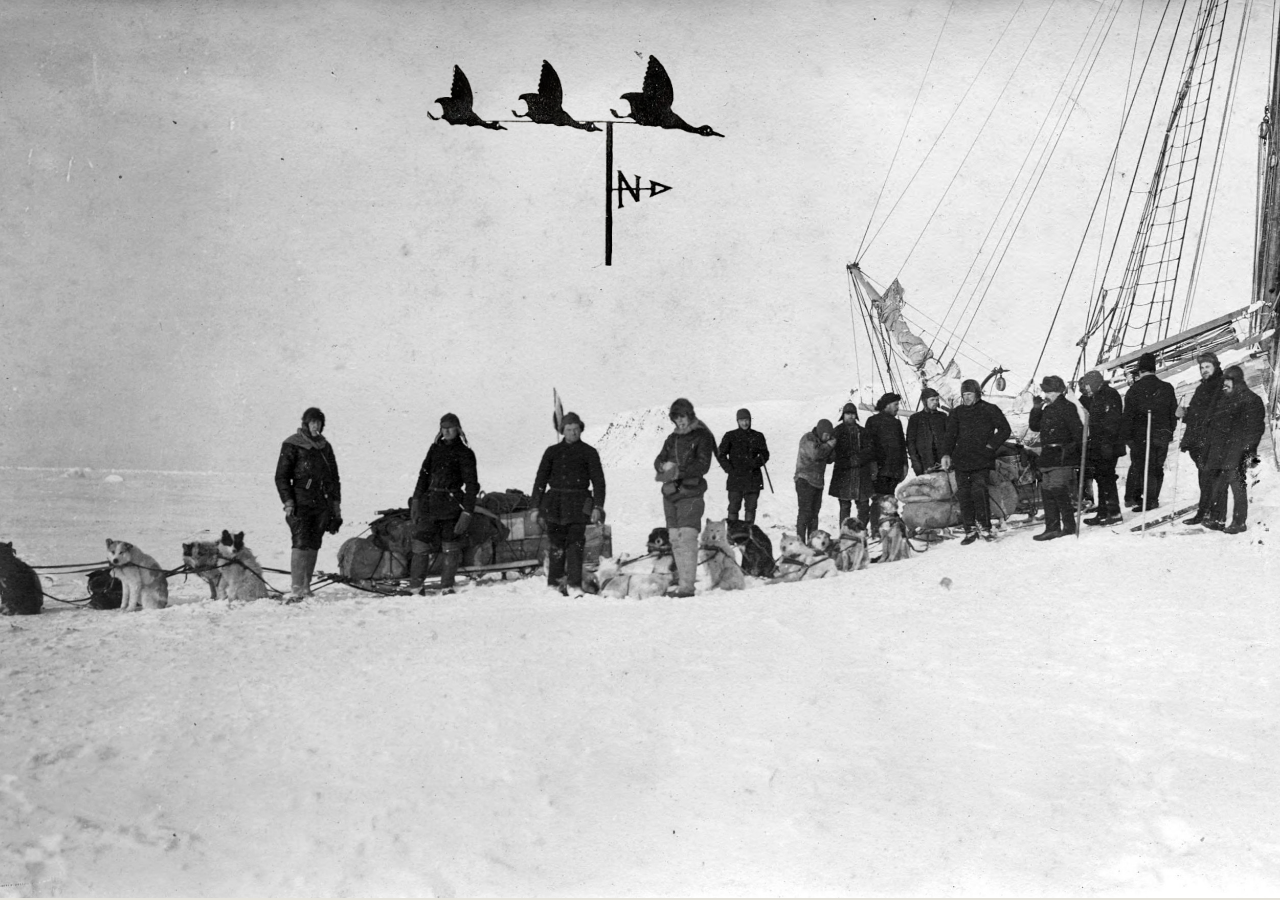
<file: index.html>
<html>
<head>

<link rel="stylesheet" href="carter.css">
<title>Half North Book Club</title>
<link rel="icon" type="image/x-icon" href="Images/Logos/favicon.png">
<meta name="viewport" content="width=device-width, initial-scale=1, shrink-to-fit=no">
<style>

body {
  margin: 4%;
  background-color: #e4e2da;
  background-image: url("Images/Backgrounds/arctic7.jpg");
  background-repeat: no-repeat;
  background-attachment: fixed;
  background-size: cover;
  background-position: top center;}

.homepage {
  width: 33%;
  max-width: 1000px;
  height: auto;
  display: block;
  margin-left: auto;
  margin-right: auto;
}


.menu a:hover {
font-style: italic;
}


 /* SMALL SCREENS */
@media screen and (max-width: 700px) {

  .homepage {
    width: 51%;
    max-width: 1000px;
    height: auto;
    display: block;
    margin-left: auto;
    margin-right: auto;
  }

  .menu a {
    font-size: calc(12px + 0.75vw);
    align-content: center;
    line-height: 130%;
    }

              footer {
        padding: 1px;
        padding-left: 2%;
      font-size: calc(10px + 0.25vw); }



body {
  margin: 0%;
  margin-top: 7%;
}
}

</style>
<script>
  (function (s, e, n, d, er) {
    s['Sender'] = er;
    s[er] = s[er] || function () {
      (s[er].q = s[er].q || []).push(arguments)
    }, s[er].l = 1 * new Date();
    var a = e.createElement(n),
        m = e.getElementsByTagName(n)[0];
    a.async = 1;
    a.src = d;
    m.parentNode.insertBefore(a, m)
  })(window, document, 'script', 'https://cdn.sender.net/accounts_resources/universal.js', 'sender');
  sender('613271d60c9748')
</script>
</head>


<body>

<div class = "menu">
<img src="Images/Logos/angled.png" class="homepage"> <br>


<div style="text-align: left; margin-left: 15%" class="sender-form-field" data-sender-form-id="azpgo7"></div>
</div>

<footer>
</footer>
</file>
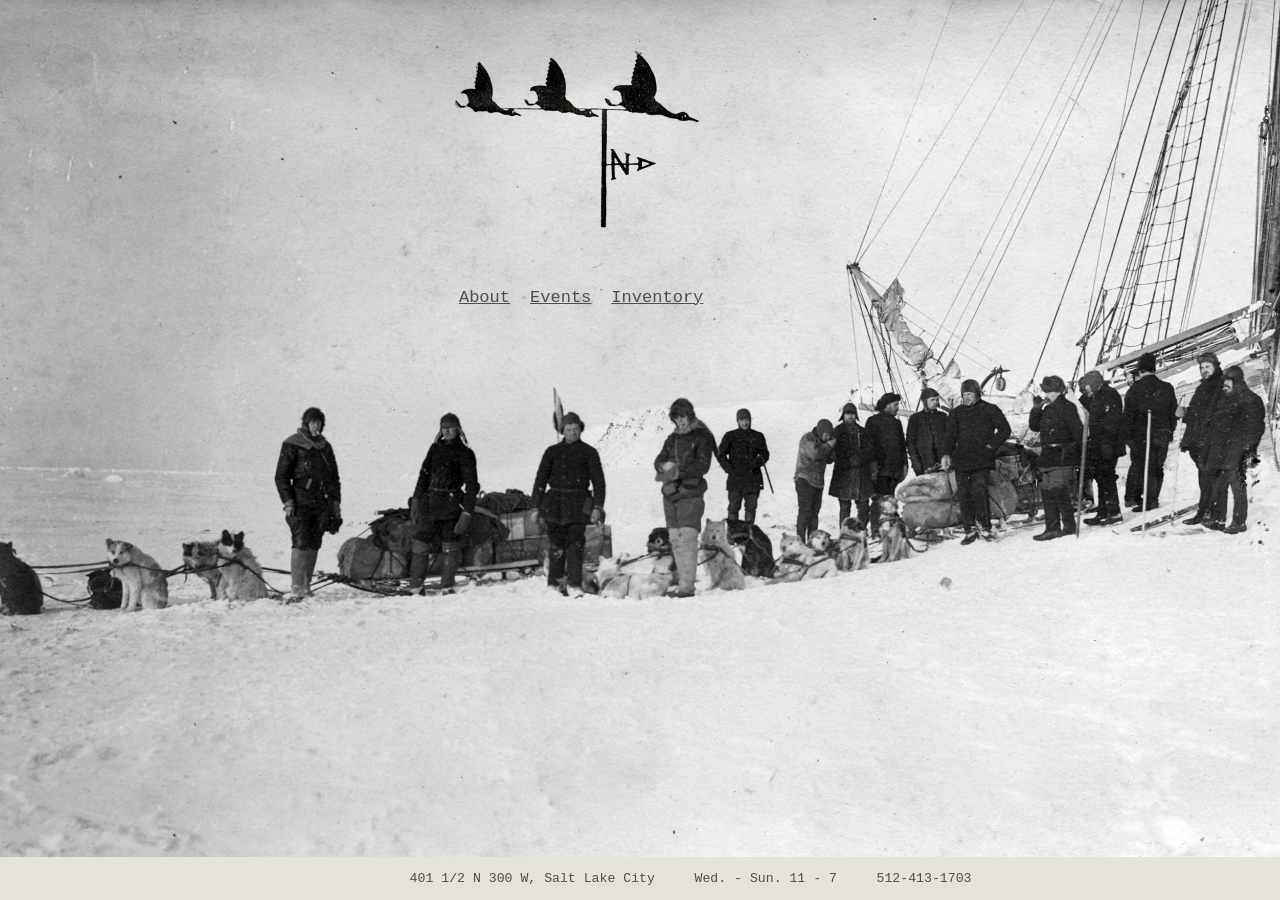
<file: Half North/index.html>
<html>
<head>

<link rel="stylesheet" href="carter.css">
<title>Half North Book Club</title>
<link rel="icon" type="image/x-icon" href="Images/Logos/favicon.png">
<meta name="viewport" content="width=device-width, initial-scale=1, shrink-to-fit=no">
<style>

body {
  margin: 4%;
  background-color: #e4e2da;
  background-image: url("Images/Backgrounds/arctic7.jpg");
  background-repeat: no-repeat;
  background-attachment: fixed;
  background-size: cover;
  background-position: top center;}

.homepage {
  width: 27%;
  max-width: 1000px;
  height: auto;
  display: block;
  margin-left: auto;
  margin-right: auto;
}


.menu a:hover {
font-style: italic;
}

 /* SMALL SCREENS */
@media screen and (max-width: 700px) {

  .homepage {
    width: 51%;
    max-width: 1000px;
    height: auto;
    display: block;
    margin-left: auto;
    margin-right: auto;
  }

  .menu a {
    font-size: calc(16px + 0.75vw);
    margin: 16%;
    margin-left: 30%;
    line-height: 170%;
    }

              footer {
        padding: 1px;
        padding-left: 2%;
        font-family: 'Courier New', monospace;
      font-size: calc(10px + 0.25vw); }



body {
  margin: 0%;
  margin-top: 1%;
}
}

</style>
</head>


<body>

<div class = "menu">
  <img src="Images/Logos/angled.png" class="homepage"> <br><br><br>
  <a href="about.html">About</a> &nbsp;&nbsp;&nbsp; <a href="events.html">Events</a> &nbsp;&nbsp;&nbsp; <a href="inventory.html">Inventory</a>
  <br><br><br>
</div>

<footer>
  <p>401 1/2 N 300 W, Salt Lake City &nbsp;&nbsp;&nbsp; Wed. - Sun. 11 - 7 &nbsp;&nbsp;&nbsp; 512-413-1703 </p>
</footer>
</file>
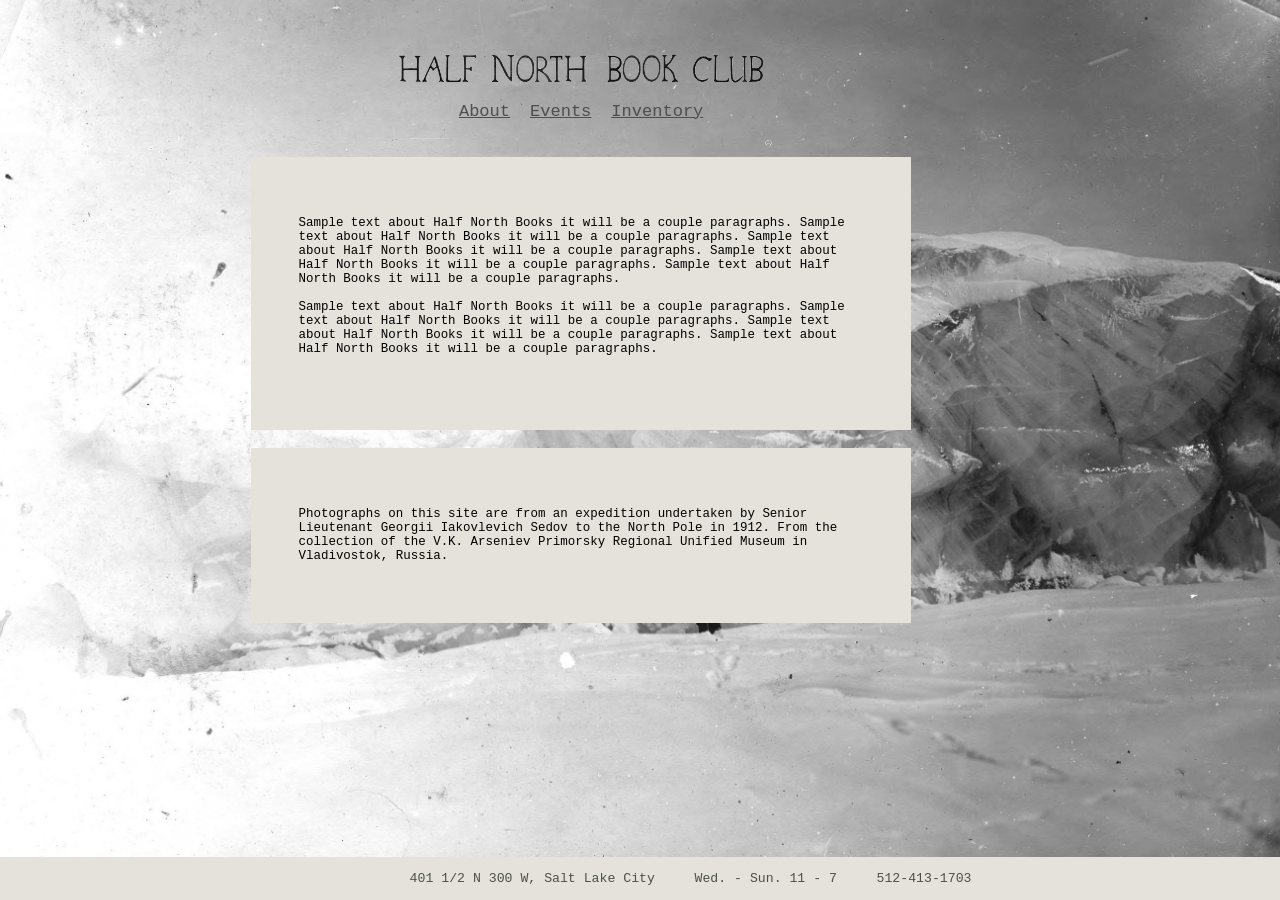
<file: Half North/about.html>
<html>
<head>

<link rel="stylesheet" href="carter.css">
<title>Half North Book Club</title>
<link rel="icon" type="image/x-icon" href="Images/Logos/favicon.png">
<meta name="viewport" content="width=device-width, initial-scale=1, shrink-to-fit=no">
<style>

body {
  margin: 4%;
  background-color: #e4e2da;
  background-image: url("Images/Backgrounds/arctic2.jpg");
  background-repeat: no-repeat;
  background-attachment: fixed;
  background-size: cover;
  background-position: center;}


.menu a:hover {
font-style: italic;
}

 /* SMALL SCREENS */
@media screen and (max-width: 700px) {

  .responsive {
    width: 85%;
  margin-left: 10%;
}

  .menu a {
    font-size: calc(12px + 0.75vw);
    margin: 1%;
    line-height: 110%;
    }

    div.about {
        width: 80%;
        margin-left: 8%;
        margin-right: 10%;
        padding: 2%;
            }

            .about p {
              font-size: calc(11px + 0.75vw);
            }


              footer {
        padding: 1px;
        padding-left: 2%;
        font-family: 'Courier New', monospace;
      font-size: calc(10px + 0.25vw); }


body {
  margin: 0%;
  margin-top: 1%;
}
}

</style>
</head>


<body>

<div class = "menu">
  <a href="index.html"><img src="Images/Logos/wordmarkwide.png" class="responsive"></a><br>
  <a href="about.html">About</a> &nbsp;&nbsp;&nbsp; <a href="events.html">Events</a> &nbsp;&nbsp;&nbsp; <a href="inventory.html">Inventory</a>
  <br><br><br>
</div>

<div class = "about">
<p> Sample text about Half North Books it will be a couple paragraphs. Sample text about Half North Books it will be a couple paragraphs. Sample text about Half North Books it will be a couple paragraphs. Sample text about Half North Books it will be a couple paragraphs. Sample text about Half North Books it will be a couple paragraphs.
  <br> <br>
  Sample text about Half North Books it will be a couple paragraphs. Sample text about Half North Books it will be a couple paragraphs. Sample text about Half North Books it will be a couple paragraphs. Sample text about Half North Books it will be a couple paragraphs.
<br> <br> </div>
<br>
<div class="about">
<p> Photographs on this site are from an expedition undertaken by Senior Lieutenant Georgii Iakovlevich Sedov to the North Pole in 1912. From the collection of  the V.K. Arseniev Primorsky Regional Unified Museum in Vladivostok, Russia.
</p> </div>

<footer>
  <p>401 1/2 N 300 W, Salt Lake City &nbsp;&nbsp;&nbsp; Wed. - Sun. 11 - 7 &nbsp;&nbsp;&nbsp; 512-413-1703 </p>
</footer>
</file>
<file: carter.css>
body {
  margin: 15%;
  margin-top: 5%;
  background-color: #e4e2da;
}

/* HOME */

div.menu {
  width: 90%;
  text-align: center;
}

  .menu h1 {
    font-family: 'Courier New', monospace;
    font-variation-settings: 'wght' 100;
    color: #4d4f4b;
    font-size: calc(28px + 0.95vw);
  }

  .menu a {
    font-family: 'Courier New', monospace;
    color: #4d4f4b;
    font-size: calc(10px + 0.55vw);
    }

  .menu p {
    font-family: 'Courier New', monospace;
    font-size: calc(8px + 0.35vw);
        text-align: left;
    color: #4d4f4b;
    width: 65%;
    max-width: 1000px;
    height: auto;
    display: block;
    margin-left: auto;
    margin-right: auto;
  }

 /* ABOUT */

  div.about {
  background-color: #e4e2da;
  text-align: left;
  width: 65%;
  height: auto;
  display: block;
  margin-left: 17%;
  margin-right: auto;
  padding: 3%;
  border-style: solid;
  border-radius: 1px;
  border-width: 1px;
  border-color: #4d4f4b;
}

.button {
  border-style: solid;
  border-radius: 1px;
  border-width: 1px;
  border-color: #444444;
  background-color: #4d4f4b;
  color: #e4e2da;
  padding: 5px;
  text-decoration: none;
  text-align: center;
  margin:auto;
  display:block;
  }

  .button a {
    font-family: 'Courier New', monospace;
    color: #e4e2da;
      font-size: calc(10px + 0.25vw);
        }

        .button a:hover {
        font-style: italic;
        }


  .about h1  {
  font-family: 'Courier New', monospace;
      font-variation-settings: 'wght' 500;
    text-align: center;
    color: #4d4f4b;
  }

  .about p {
      font-size: calc(10px + 0.25vw);
      color: #4d4f4b;
      line-height: 130%;
        }

         /* PHOTOS */
        .responsive {
          width: 35%;
          max-width: 1000px;
          height: auto;
          display: block;
          margin-left: auto;
          margin-right: auto;
        }

        footer {
            position: fixed;
            left: 0;
            bottom: 0;
            width: 100%;
            background-color: #e4e2da;
            max-height: 5%;
            color: #4d4f4b;
            padding: 1px;
            padding-left: 32%;
            font-family: 'Courier New', monospace;
            font-size: calc(10px + 0.25vw);
          }
        }

 /* SMALL SCREENS */

@media screen and (max-width: 700px) {

  body {
    margin: 12%;
    margin-top: 25%;
    }


  div.about {
      width: 80%;
      margin-left: 3%;
      margin-right: 3%;
      padding: 2%;
          }


              }
</file>
<file: Half North/carter.css>
body {
  margin: 15%;
  margin-top: 5%;
  background-color: #e4e2da;
}

/* HOME */

div.menu {
  width: 90%;
  text-align: center;
}

  .menu h1 {
    font-family: 'Courier New', monospace;
    font-variation-settings: 'wght' 100;
    color: #4d4f4b;
    font-size: calc(28px + 0.95vw);
  }

  .menu a {
    font-family: 'Courier New', monospace;
    color: #4d4f4b;
    font-size: calc(10px + 0.55vw);
    }

  .menu p {
    font-family: 'Courier New', monospace;
    font-size: calc(8px + 0.35vw);
        text-align: left;
    color: #4d4f4b;
    width: 65%;
    max-width: 1000px;
    height: auto;
    display: block;
    margin-left: auto;
    margin-right: auto;
  }

 /* ABOUT */

  div.about {
  background-color: #e4e2da;
  text-align: left;
  width: 48%;
  height: auto;
  display: block;
  margin-left: 17%;
  margin-right: auto;
  padding: 4%
}

  .about h1  {
  font-family: 'Courier New', monospace;
      font-variation-settings: 'wght' 500;
    text-align: center;
    color: #4d4f4b;
  }

  .about p {
      font-family: 'Courier New', monospace;
      font-size: calc(8px + 0.35vw);
        }

         /* PHOTOS */
        .responsive {
          width: 35%;
          max-width: 1000px;
          height: auto;
          display: block;
          margin-left: auto;
          margin-right: auto;
        }

        footer {
            position: fixed;
            left: 0;
            bottom: 0;
            width: 100%;
            background-color: #e4e2da;
            max-height: 5%;
            color: #4d4f4b;
            padding: 1px;
            padding-left: 32%;
            font-family: 'Courier New', monospace;
            font-size: calc(10px + 0.25vw);
          }
        }

 /* SMALL SCREENS */

@media screen and (max-width: 700px) {

  body {
    margin: 12%;
    margin-top: 25%;
    }


  div.about {
      width: 80%;
      margin-left: 3%;
      margin-right: 3%;
      padding: 2%;
          }

  .about p {
   font-family: 'Courier New', monospace;
   font-size: calc(12px + 0.45vw);
                }

              }
</file>
